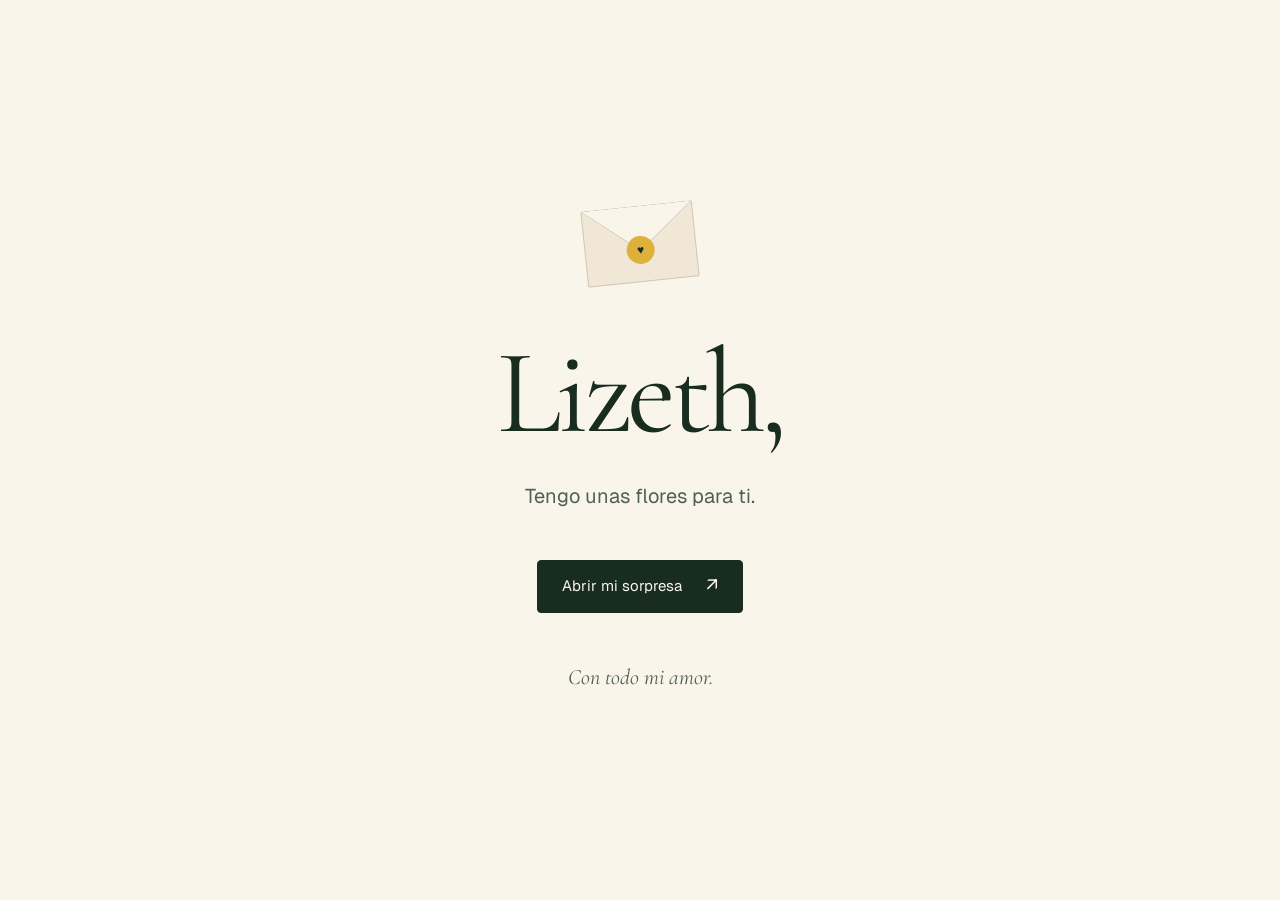
<file: index.html>
<!DOCTYPE html>
<html lang="es">

<head>
    <meta charset="UTF-8">
    <meta http-equiv="X-UA-Compatible" content="IE=edge">
    <meta name="viewport" content="width=device-width, initial-scale=1.0">
    <meta name="description" content="Un pequeño detalle de flores amarillas, con todo mi amor para Lizeth.">
    <link rel="stylesheet" href="css/style.css">
    <link rel="icon" href="img/flowers.png" type="image/x-icon">
    <title>Para ti, Lizeth 💛</title>
</head>

<body>
    <main class="invitation" aria-labelledby="invitation-title">
        <div class="envelope" aria-hidden="true">
            <span class="envelope-flap"></span>
            <span class="envelope-seal">♥</span>
        </div>
        <h1 id="invitation-title">Lizeth,</h1>
        <p class="invitation-message">Tengo unas flores para ti.</p>
        <a class="open-invitation" href="flower.html">
            Abrir mi sorpresa <span aria-hidden="true">↗</span>
        </a>
        <p class="invitation-signature">Con todo mi amor.</p>
    </main>
</body>

</html>
</file>
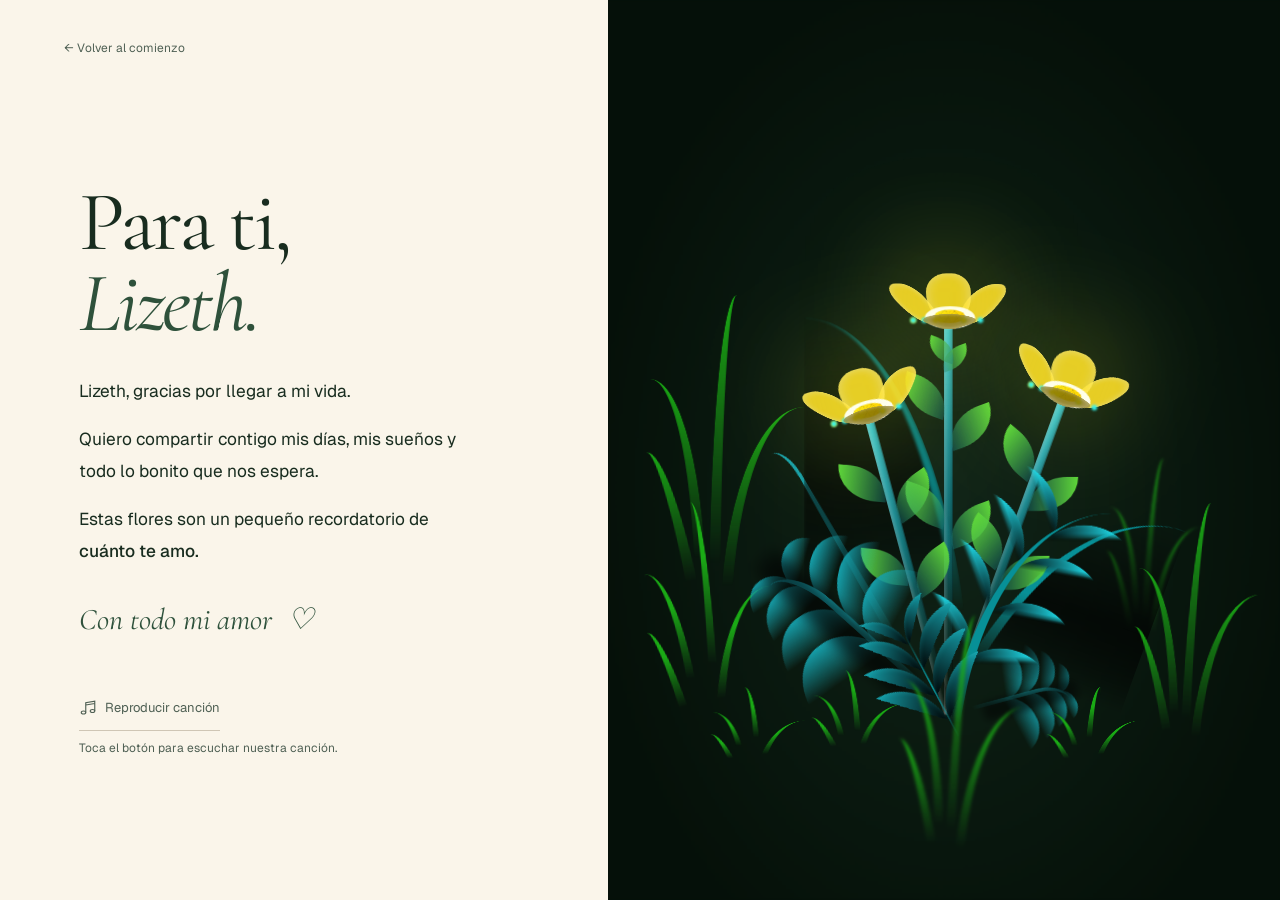
<file: flower.html>
<!DOCTYPE html>
<html lang="es">
  <head>
    <meta charset="UTF-8" />
    <meta http-equiv="X-UA-Compatible" content="IE=edge" />
    <meta name="viewport" content="width=device-width, initial-scale=1.0" />
    <meta name="referrer" content="strict-origin-when-cross-origin" />
    <link rel="stylesheet" href="css/main.css" />
    <link rel="stylesheet" href="css/letter.css" />
    <link rel="icon" href="img/flowers.png" type="image/x-icon" />
    <title>Para ti, Lizeth 💛</title>
  </head>
  <body class="gift-page container">
    <main class="gift-layout">
      <section class="letter" aria-labelledby="dedication-title">
        <a class="back-link" href="index.html">← Volver al comienzo</a>
        <div class="letter-content">
          <h1 id="dedication-title">Para ti,<br><em>Lizeth.</em></h1>
          <div class="dedication">
            <p>Lizeth, gracias por llegar a mi vida.</p>
            <p>Quiero compartir contigo mis días, mis sueños y todo lo bonito que nos espera.</p>
            <p>Estas flores son un pequeño recordatorio de <strong>cuánto te amo.</strong></p>
          </div>
          <p class="letter-signature">Con todo mi amor <span aria-hidden="true">♡</span></p>
          <div class="song-control">
            <audio id="background-music" preload="metadata" loop src="sound/te-regalo.mp3"></audio>
            <button id="music-toggle" class="sound-button" type="button" aria-label="Reproducir nuestra canción" hidden>
              <svg aria-hidden="true" viewBox="0 0 24 24" fill="none" stroke="currentColor" stroke-width="1.5"><path d="M9 18V5l12-2v13M9 8l12-2"/><ellipse cx="6" cy="18" rx="3" ry="2"/><ellipse cx="18" cy="16" rx="3" ry="2"/></svg>
              <span id="music-label">Nuestra canción</span>
            </button>
            <a id="song-link" class="song-link" href="https://www.youtube.com/watch?v=YNqug5jirKc" target="_blank" rel="noopener noreferrer">Nuestra canción <span aria-hidden="true">↗</span></a>
            <p id="music-status" class="music-status" role="status"></p>
          </div>
        </div>
      </section>
      <section class="bouquet-stage" aria-label="Un ramo de flores amarillas que florece para ti">
        <div class="bouquet-art" aria-hidden="true">
    <div class="night"></div>
    <div class="flowers">
      <div class="flower flower--1">
        <div class="flower__leafs flower__leafs--1">
          <div class="flower__leaf flower__leaf--1"></div>
          <div class="flower__leaf flower__leaf--2"></div>
          <div class="flower__leaf flower__leaf--3"></div>
          <div class="flower__leaf flower__leaf--4"></div>
          <div class="flower__white-circle"></div>

          <div class="flower__light flower__light--1"></div>
          <div class="flower__light flower__light--2"></div>
          <div class="flower__light flower__light--3"></div>
          <div class="flower__light flower__light--4"></div>
          <div class="flower__light flower__light--5"></div>
          <div class="flower__light flower__light--6"></div>
          <div class="flower__light flower__light--7"></div>
          <div class="flower__light flower__light--8"></div>
        </div>
        <div class="flower__line">
          <div class="flower__line__leaf flower__line__leaf--1"></div>
          <div class="flower__line__leaf flower__line__leaf--2"></div>
          <div class="flower__line__leaf flower__line__leaf--3"></div>
          <div class="flower__line__leaf flower__line__leaf--4"></div>
          <div class="flower__line__leaf flower__line__leaf--5"></div>
          <div class="flower__line__leaf flower__line__leaf--6"></div>
        </div>
      </div>

      <div class="flower flower--2">
        <div class="flower__leafs flower__leafs--2">
          <div class="flower__leaf flower__leaf--1"></div>
          <div class="flower__leaf flower__leaf--2"></div>
          <div class="flower__leaf flower__leaf--3"></div>
          <div class="flower__leaf flower__leaf--4"></div>
          <div class="flower__white-circle"></div>

          <div class="flower__light flower__light--1"></div>
          <div class="flower__light flower__light--2"></div>
          <div class="flower__light flower__light--3"></div>
          <div class="flower__light flower__light--4"></div>
          <div class="flower__light flower__light--5"></div>
          <div class="flower__light flower__light--6"></div>
          <div class="flower__light flower__light--7"></div>
          <div class="flower__light flower__light--8"></div>
        </div>
        <div class="flower__line">
          <div class="flower__line__leaf flower__line__leaf--1"></div>
          <div class="flower__line__leaf flower__line__leaf--2"></div>
          <div class="flower__line__leaf flower__line__leaf--3"></div>
          <div class="flower__line__leaf flower__line__leaf--4"></div>
        </div>
      </div>

      <div class="flower flower--3">
        <div class="flower__leafs flower__leafs--3">
          <div class="flower__leaf flower__leaf--1"></div>
          <div class="flower__leaf flower__leaf--2"></div>
          <div class="flower__leaf flower__leaf--3"></div>
          <div class="flower__leaf flower__leaf--4"></div>
          <div class="flower__white-circle"></div>

          <div class="flower__light flower__light--1"></div>
          <div class="flower__light flower__light--2"></div>
          <div class="flower__light flower__light--3"></div>
          <div class="flower__light flower__light--4"></div>
          <div class="flower__light flower__light--5"></div>
          <div class="flower__light flower__light--6"></div>
          <div class="flower__light flower__light--7"></div>
          <div class="flower__light flower__light--8"></div>
        </div>
        <div class="flower__line">
          <div class="flower__line__leaf flower__line__leaf--1"></div>
          <div class="flower__line__leaf flower__line__leaf--2"></div>
          <div class="flower__line__leaf flower__line__leaf--3"></div>
          <div class="flower__line__leaf flower__line__leaf--4"></div>
        </div>
      </div>

      <div class="grow-ans" style="--d: 1.2s">
        <div class="flower__g-long">
          <div class="flower__g-long__top"></div>
          <div class="flower__g-long__bottom"></div>
        </div>
      </div>

      <div class="growing-grass">
        <div class="flower__grass flower__grass--1">
          <div class="flower__grass--top"></div>
          <div class="flower__grass--bottom"></div>
          <div class="flower__grass__leaf flower__grass__leaf--1"></div>
          <div class="flower__grass__leaf flower__grass__leaf--2"></div>
          <div class="flower__grass__leaf flower__grass__leaf--3"></div>
          <div class="flower__grass__leaf flower__grass__leaf--4"></div>
          <div class="flower__grass__leaf flower__grass__leaf--5"></div>
          <div class="flower__grass__leaf flower__grass__leaf--6"></div>
          <div class="flower__grass__leaf flower__grass__leaf--7"></div>
          <div class="flower__grass__leaf flower__grass__leaf--8"></div>
          <div class="flower__grass__overlay"></div>
        </div>
      </div>

      <div class="growing-grass">
        <div class="flower__grass flower__grass--2">
          <div class="flower__grass--top"></div>
          <div class="flower__grass--bottom"></div>
          <div class="flower__grass__leaf flower__grass__leaf--1"></div>
          <div class="flower__grass__leaf flower__grass__leaf--2"></div>
          <div class="flower__grass__leaf flower__grass__leaf--3"></div>
          <div class="flower__grass__leaf flower__grass__leaf--4"></div>
          <div class="flower__grass__leaf flower__grass__leaf--5"></div>
          <div class="flower__grass__leaf flower__grass__leaf--6"></div>
          <div class="flower__grass__leaf flower__grass__leaf--7"></div>
          <div class="flower__grass__leaf flower__grass__leaf--8"></div>
          <div class="flower__grass__overlay"></div>
        </div>
      </div>

      <div class="grow-ans" style="--d: 2.4s">
        <div class="flower__g-right flower__g-right--1">
          <div class="leaf"></div>
        </div>
      </div>

      <div class="grow-ans" style="--d: 2.8s">
        <div class="flower__g-right flower__g-right--2">
          <div class="leaf"></div>
        </div>
      </div>

      <div class="grow-ans" style="--d: 2.8s">
        <div class="flower__g-front">
          <div
            class="flower__g-front__leaf-wrapper flower__g-front__leaf-wrapper--1"
          >
            <div class="flower__g-front__leaf"></div>
          </div>
          <div
            class="flower__g-front__leaf-wrapper flower__g-front__leaf-wrapper--2"
          >
            <div class="flower__g-front__leaf"></div>
          </div>
          <div
            class="flower__g-front__leaf-wrapper flower__g-front__leaf-wrapper--3"
          >
            <div class="flower__g-front__leaf"></div>
          </div>
          <div
            class="flower__g-front__leaf-wrapper flower__g-front__leaf-wrapper--4"
          >
            <div class="flower__g-front__leaf"></div>
          </div>
          <div
            class="flower__g-front__leaf-wrapper flower__g-front__leaf-wrapper--5"
          >
            <div class="flower__g-front__leaf"></div>
          </div>
          <div
            class="flower__g-front__leaf-wrapper flower__g-front__leaf-wrapper--6"
          >
            <div class="flower__g-front__leaf"></div>
          </div>
          <div
            class="flower__g-front__leaf-wrapper flower__g-front__leaf-wrapper--7"
          >
            <div class="flower__g-front__leaf"></div>
          </div>
          <div
            class="flower__g-front__leaf-wrapper flower__g-front__leaf-wrapper--8"
          >
            <div class="flower__g-front__leaf"></div>
          </div>
          <div class="flower__g-front__line"></div>
        </div>
      </div>

      <div class="grow-ans" style="--d: 3.2s">
        <div class="flower__g-fr">
          <div class="leaf"></div>
          <div class="flower__g-fr__leaf flower__g-fr__leaf--1"></div>
          <div class="flower__g-fr__leaf flower__g-fr__leaf--2"></div>
          <div class="flower__g-fr__leaf flower__g-fr__leaf--3"></div>
          <div class="flower__g-fr__leaf flower__g-fr__leaf--4"></div>
          <div class="flower__g-fr__leaf flower__g-fr__leaf--5"></div>
          <div class="flower__g-fr__leaf flower__g-fr__leaf--6"></div>
          <div class="flower__g-fr__leaf flower__g-fr__leaf--7"></div>
          <div class="flower__g-fr__leaf flower__g-fr__leaf--8"></div>
        </div>
      </div>

      <div class="long-g long-g--0">
        <div class="grow-ans" style="--d: 3s">
          <div class="leaf leaf--0"></div>
        </div>
        <div class="grow-ans" style="--d: 2.2s">
          <div class="leaf leaf--1"></div>
        </div>
        <div class="grow-ans" style="--d: 3.4s">
          <div class="leaf leaf--2"></div>
        </div>
        <div class="grow-ans" style="--d: 3.6s">
          <div class="leaf leaf--3"></div>
        </div>
      </div>

      <div class="long-g long-g--1">
        <div class="grow-ans" style="--d: 3.6s">
          <div class="leaf leaf--0"></div>
        </div>
        <div class="grow-ans" style="--d: 3.8s">
          <div class="leaf leaf--1"></div>
        </div>
        <div class="grow-ans" style="--d: 4s">
          <div class="leaf leaf--2"></div>
        </div>
        <div class="grow-ans" style="--d: 4.2s">
          <div class="leaf leaf--3"></div>
        </div>
      </div>

      <div class="long-g long-g--2">
        <div class="grow-ans" style="--d: 4s">
          <div class="leaf leaf--0"></div>
        </div>
        <div class="grow-ans" style="--d: 4.2s">
          <div class="leaf leaf--1"></div>
        </div>
        <div class="grow-ans" style="--d: 4.4s">
          <div class="leaf leaf--2"></div>
        </div>
        <div class="grow-ans" style="--d: 4.6s">
          <div class="leaf leaf--3"></div>
        </div>
      </div>

      <div class="long-g long-g--3">
        <div class="grow-ans" style="--d: 4s">
          <div class="leaf leaf--0"></div>
        </div>
        <div class="grow-ans" style="--d: 4.2s">
          <div class="leaf leaf--1"></div>
        </div>
        <div class="grow-ans" style="--d: 3s">
          <div class="leaf leaf--2"></div>
        </div>
        <div class="grow-ans" style="--d: 3.6s">
          <div class="leaf leaf--3"></div>
        </div>
      </div>

      <div class="long-g long-g--4">
        <div class="grow-ans" style="--d: 4s">
          <div class="leaf leaf--0"></div>
        </div>
        <div class="grow-ans" style="--d: 4.2s">
          <div class="leaf leaf--1"></div>
        </div>
        <div class="grow-ans" style="--d: 3s">
          <div class="leaf leaf--2"></div>
        </div>
        <div class="grow-ans" style="--d: 3.6s">
          <div class="leaf leaf--3"></div>
        </div>
      </div>

      <div class="long-g long-g--5">
        <div class="grow-ans" style="--d: 4s">
          <div class="leaf leaf--0"></div>
        </div>
        <div class="grow-ans" style="--d: 4.2s">
          <div class="leaf leaf--1"></div>
        </div>
        <div class="grow-ans" style="--d: 3s">
          <div class="leaf leaf--2"></div>
        </div>
        <div class="grow-ans" style="--d: 3.6s">
          <div class="leaf leaf--3"></div>
        </div>
      </div>

      <div class="long-g long-g--6">
        <div class="grow-ans" style="--d: 4.2s">
          <div class="leaf leaf--0"></div>
        </div>
        <div class="grow-ans" style="--d: 4.4s">
          <div class="leaf leaf--1"></div>
        </div>
        <div class="grow-ans" style="--d: 4.6s">
          <div class="leaf leaf--2"></div>
        </div>
        <div class="grow-ans" style="--d: 4.8s">
          <div class="leaf leaf--3"></div>
        </div>
      </div>

      <div class="long-g long-g--7">
        <div class="grow-ans" style="--d: 3s">
          <div class="leaf leaf--0"></div>
        </div>
        <div class="grow-ans" style="--d: 3.2s">
          <div class="leaf leaf--1"></div>
        </div>
        <div class="grow-ans" style="--d: 3.5s">
          <div class="leaf leaf--2"></div>
        </div>
        <div class="grow-ans" style="--d: 3.6s">
          <div class="leaf leaf--3"></div>
        </div>
      </div>
    </div>
        </div>
      </section>
    </main>
    <script src="main.js"></script>
    <script src="music.js"></script>
  </body>
</html>
</file>
<file: css/style.css>
/* Hallmark · macrostructure: Invitation · tone: intimate · anchor hue: warm gold
 * Pre-emit critique: Philosophy 5 · Hierarchy 5 · Execution 4 · Specificity 5 · Restraint 5 · Variety 4 */
@import url("../tokens.css");

*,
*::before,
*::after {
    box-sizing: border-box;
}

html,
body {
    margin: 0;
    overflow-x: clip;
}

body {
    min-height: 100vh;
    min-height: 100svh;
    display: grid;
    place-items: center;
    padding: var(--space-lg) var(--space-sm);
    background: var(--color-paper);
    color: var(--color-ink);
    font-family: var(--font-body);
    -webkit-font-smoothing: antialiased;
}

.invitation {
    width: min(100%, 42rem);
    min-width: 0;
    padding: clamp(32px, 7vw, 64px) var(--space-sm);
    text-align: center;
}

.envelope {
    position: relative;
    width: 112px;
    height: 76px;
    margin: 0 auto var(--space-xl);
    border: 1px solid var(--color-rule);
    border-radius: 2px;
    background: var(--color-paper-2);
    transform: rotate(-6deg);
}

.envelope-flap {
    position: absolute;
    inset: -1px -1px auto;
    height: 45px;
    background: var(--color-rule);
    clip-path: polygon(0 0, 100% 0, 50% 100%);
}

.envelope-flap::after {
    content: "";
    position: absolute;
    inset: 0 1px 1px;
    background: var(--color-paper);
    clip-path: polygon(0 0, 100% 0, 50% 100%);
}

.envelope-seal {
    position: absolute;
    top: 29px;
    left: calc(50% - 14px);
    width: 28px;
    height: 28px;
    display: grid;
    place-items: center;
    border-radius: 50%;
    background: var(--color-gold);
    color: var(--color-ink);
    font-size: 12px;
    line-height: 1;
}

h1 {
    min-width: 0;
    margin: 0;
    color: var(--color-ink);
    font-family: var(--font-display);
    font-size: clamp(4.5rem, 14vw, 7.5rem);
    font-weight: 400;
    letter-spacing: -0.045em;
    line-height: 1.05;
    overflow-wrap: anywhere;
}

.invitation-message {
    margin: var(--space-md) 0 var(--space-xl);
    color: var(--color-muted);
    font-size: clamp(1rem, 2.8vw, 1.25rem);
    line-height: 1.6;
    text-wrap: balance;
}

.open-invitation {
    display: inline-flex;
    min-height: 52px;
    max-width: 100%;
    align-items: center;
    justify-content: center;
    gap: var(--space-md);
    padding: var(--space-sm) var(--space-md);
    border: 1px solid var(--color-ink);
    border-radius: 4px;
    background: var(--color-ink);
    color: var(--color-paper);
    font-size: 0.9375rem;
    line-height: 1.25;
    text-decoration: none;
    white-space: nowrap;
    transition: transform var(--dur-short) var(--ease-out);
}

.open-invitation:hover {
    background: var(--color-accent);
    color: var(--color-accent-ink);
    border-color: var(--color-accent);
}

.open-invitation:active {
    transform: translateY(1px);
}

.open-invitation:focus-visible {
    outline: 3px solid var(--color-focus);
    outline-offset: 5px;
}

.open-invitation span {
    font-size: 1.2rem;
    line-height: 1;
}

.invitation-signature {
    margin: var(--space-xl) 0 0;
    color: var(--color-muted);
    font-family: var(--font-display);
    font-size: 1.375rem;
    font-style: italic;
    line-height: 1.5;
}

@media (max-width: 374px) {
    .invitation {
        padding-inline: 0;
    }

    .envelope {
        margin-bottom: var(--space-lg);
    }
}

@media (prefers-reduced-motion: reduce) {
    .open-invitation {
        transition: none;
    }

    .open-invitation:hover,
    .open-invitation:active {
        transform: none;
    }
}
</file>
<file: css/main.css>
*,
*::after,
*::before {
  padding: 0;
  margin: 0;
  box-sizing: border-box;
}

:root {
  --dark-color: #000;
}

body {
  display: flex;
  align-items: flex-end;
  justify-content: center;
  min-height: 100vh;
  background-color: var(--dark-color);
  overflow: hidden;
  perspective: 1000px;
}

#lyrics {
  font-size: 28px;
  font-family: "Franklin Gothic Medium", "Arial Narrow", Arial, sans-serif;
  color: white;
  position: absolute;
  margin-bottom: 20%;
  z-index: 1;
  font-weight: bold;
  letter-spacing: 4px;
}
@media only screen and (max-width: 600px) {
  /* Estilos específicos para dispositivos con un ancho máximo de 600px */
  #lyrics {
      font-size: 14px; /* Reduce el tamaño del texto para dispositivos más pequeños */
      margin-bottom: 530px;
      letter-spacing: 3px;
  }

}
.titulo {
  margin-bottom: 180px;
  font-family: "Arial Narrow", Arial, sans-serif;
  color: yellow;
  position: absolute;
  font-weight: bold;
  letter-spacing: 10px;
  opacity: 0;
  animation: fadeIn 3s ease-in-out forwards;
  text-align: center;
}
@keyframes fadeIn {
  from {
    opacity: 0;
  }
  to {
    opacity: 1;
  }
}

.night {
  z-index: -1;
  position: absolute;
  left: 50%;
  top: 0;
  transform: translateX(-50%);
  width: 100%;
  height: 100%;
  filter: blur(0.1vmin);
  background-image: radial-gradient(
      ellipse at top,
      transparent 0%,
      var(--dark-color)
    ),
    radial-gradient(
      ellipse at bottom,
      var(--dark-color),
      rgba(145, 233, 255, 0.2)
    ),
    repeating-linear-gradient(
      220deg,
      rgb(0, 0, 0) 0px,
      rgb(0, 0, 0) 19px,
      transparent 19px,
      transparent 22px
    ),
    repeating-linear-gradient(
      189deg,
      rgb(0, 0, 0) 0px,
      rgb(0, 0, 0) 19px,
      transparent 19px,
      transparent 22px
    ),
    repeating-linear-gradient(
      148deg,
      rgb(0, 0, 0) 0px,
      rgb(0, 0, 0) 19px,
      transparent 19px,
      transparent 22px
    ),
    linear-gradient(90deg, rgb(0, 255, 250), rgb(240, 240, 240));
}

.flowers {
  position: relative;
  transform: scale(0.9);
  /*margin-bottom: 100px;
  */
}

@media only screen and (max-width: 600px) {
  /* Estilos específicos para dispositivos con un ancho máximo de 600px */
.flowers {
      font-size: 14px;
      margin-bottom: 35%;
      letter-spacing: 3px;
      transform: scale(1.0);
}

}

.flower {
  position: absolute;
  bottom: 10vmin;
  transform-origin: bottom center;
  z-index: 10;
  --fl-speed: 0.8s;
}
.flower--1 {
  -webkit-animation: moving-flower-1 4s linear infinite;
  animation: moving-flower-1 4s linear infinite;
}
.flower--1 .flower__line {
  height: 70vmin;
  -webkit-animation-delay: 0.3s;
  animation-delay: 0.3s;
}
.flower--1 .flower__line__leaf--1 {
  -webkit-animation: blooming-leaf-right var(--fl-speed) 1.6s backwards;
  animation: blooming-leaf-right var(--fl-speed) 1.6s backwards;
}
.flower--1 .flower__line__leaf--2 {
  -webkit-animation: blooming-leaf-right var(--fl-speed) 1.4s backwards;
  animation: blooming-leaf-right var(--fl-speed) 1.4s backwards;
}
.flower--1 .flower__line__leaf--3 {
  -webkit-animation: blooming-leaf-left var(--fl-speed) 1.2s backwards;
  animation: blooming-leaf-left var(--fl-speed) 1.2s backwards;
}
.flower--1 .flower__line__leaf--4 {
  -webkit-animation: blooming-leaf-left var(--fl-speed) 1s backwards;
  animation: blooming-leaf-left var(--fl-speed) 1s backwards;
}
.flower--1 .flower__line__leaf--5 {
  -webkit-animation: blooming-leaf-right var(--fl-speed) 1.8s backwards;
  animation: blooming-leaf-right var(--fl-speed) 1.8s backwards;
}
.flower--1 .flower__line__leaf--6 {
  -webkit-animation: blooming-leaf-left var(--fl-speed) 2s backwards;
  animation: blooming-leaf-left var(--fl-speed) 2s backwards;
}
.flower--2 {
  left: 50%;
  transform: rotate(20deg);
  -webkit-animation: moving-flower-2 4s linear infinite;
  animation: moving-flower-2 4s linear infinite;
}
.flower--2 .flower__line {
  height: 60vmin;
  -webkit-animation-delay: 0.6s;
  animation-delay: 0.6s;
}
.flower--2 .flower__line__leaf--1 {
  -webkit-animation: blooming-leaf-right var(--fl-speed) 1.9s backwards;
  animation: blooming-leaf-right var(--fl-speed) 1.9s backwards;
}
.flower--2 .flower__line__leaf--2 {
  -webkit-animation: blooming-leaf-right var(--fl-speed) 1.7s backwards;
  animation: blooming-leaf-right var(--fl-speed) 1.7s backwards;
}
.flower--2 .flower__line__leaf--3 {
  -webkit-animation: blooming-leaf-left var(--fl-speed) 1.5s backwards;
  animation: blooming-leaf-left var(--fl-speed) 1.5s backwards;
}
.flower--2 .flower__line__leaf--4 {
  -webkit-animation: blooming-leaf-left var(--fl-speed) 1.3s backwards;
  animation: blooming-leaf-left var(--fl-speed) 1.3s backwards;
}
.flower--3 {
  left: 50%;
  transform: rotate(-15deg);
  -webkit-animation: moving-flower-3 4s linear infinite;
  animation: moving-flower-3 4s linear infinite;
}
.flower--3 .flower__line {
  -webkit-animation-delay: 0.9s;
  animation-delay: 0.9s;
}
.flower--3 .flower__line__leaf--1 {
  -webkit-animation: blooming-leaf-right var(--fl-speed) 2.5s backwards;
  animation: blooming-leaf-right var(--fl-speed) 2.5s backwards;
}
.flower--3 .flower__line__leaf--2 {
  -webkit-animation: blooming-leaf-right var(--fl-speed) 2.3s backwards;
  animation: blooming-leaf-right var(--fl-speed) 2.3s backwards;
}
.flower--3 .flower__line__leaf--3 {
  -webkit-animation: blooming-leaf-left var(--fl-speed) 2.1s backwards;
  animation: blooming-leaf-left var(--fl-speed) 2.1s backwards;
}
.flower--3 .flower__line__leaf--4 {
  -webkit-animation: blooming-leaf-left var(--fl-speed) 1.9s backwards;
  animation: blooming-leaf-left var(--fl-speed) 1.9s backwards;
}
.flower__leafs {
  position: relative;
  -webkit-animation: blooming-flower 2s backwards;
  animation: blooming-flower 2s backwards;
}
.flower__leafs--1 {
  -webkit-animation-delay: 1.1s;
  animation-delay: 1.1s;
}
.flower__leafs--2 {
  -webkit-animation-delay: 1.4s;
  animation-delay: 1.4s;
}
.flower__leafs--3 {
  -webkit-animation-delay: 1.7s;
  animation-delay: 1.7s;
}
.flower__leafs::after {
  content: "";
  position: absolute;
  left: 0;
  top: 0;
  transform: translate(-50%, -100%);
  width: 8vmin;
  height: 8vmin;
  background-color: #f9fd25;
  /* background-color: #fd2525; */
  filter: blur(10vmin);
}
.flower__leaf {
  position: absolute;
  bottom: 0;
  left: 50%;
  width: 8vmin;
  height: 11vmin;
  border-radius: 51% 49% 47% 53%/44% 45% 55% 69%;
  background-color: #253bfd;
  background-color: #fddd25;
  transform-origin: bottom center;
  opacity: 0.9;
  box-shadow: inset 0 0 2vmin rgba(255, 255, 255, 0.5);
}
.flower__leaf--1 {
  transform: translate(-10%, 1%) rotateY(40deg) rotateX(-50deg);
}
.flower__leaf--2 {
  transform: translate(-50%, -4%) rotateX(40deg);
}
.flower__leaf--3 {
  transform: translate(-90%, 0%) rotateY(45deg) rotateX(50deg);
}
.flower__leaf--4 {
  width: 8vmin;
  height: 8vmin;
  transform-origin: bottom left;
  border-radius: 4vmin 10vmin 4vmin 4vmin;
  transform: translate(0%, 18%) rotateX(70deg) rotate(-43deg);
  background-color: #7c6901;
  z-index: 1;
  opacity: 0.8;
}
.flower__white-circle {
  position: absolute;
  left: -3.5vmin;
  top: -3vmin;
  width: 9vmin;
  height: 4vmin;
  border-radius: 50%;
  background-color: #fff;
}
.flower__white-circle::after {
  content: "";
  position: absolute;
  left: 50%;
  top: 45%;
  transform: translate(-50%, -50%);
  width: 60%;
  height: 60%;
  border-radius: inherit;
  background-image: repeating-linear-gradient(
      135deg,
      rgba(0, 0, 0, 0.03) 0px,
      rgba(0, 0, 0, 0.03) 1px,
      transparent 1px,
      transparent 12px
    ),
    repeating-linear-gradient(
      45deg,
      rgba(0, 0, 0, 0.03) 0px,
      rgba(0, 0, 0, 0.03) 1px,
      transparent 1px,
      transparent 12px
    ),
    repeating-linear-gradient(
      67.5deg,
      rgba(0, 0, 0, 0.03) 0px,
      rgba(0, 0, 0, 0.03) 1px,
      transparent 1px,
      transparent 12px
    ),
    repeating-linear-gradient(
      135deg,
      rgba(0, 0, 0, 0.03) 0px,
      rgba(0, 0, 0, 0.03) 1px,
      transparent 1px,
      transparent 12px
    ),
    repeating-linear-gradient(
      45deg,
      rgba(0, 0, 0, 0.03) 0px,
      rgba(0, 0, 0, 0.03) 1px,
      transparent 1px,
      transparent 12px
    ),
    repeating-linear-gradient(
      112.5deg,
      rgba(0, 0, 0, 0.03) 0px,
      rgba(0, 0, 0, 0.03) 1px,
      transparent 1px,
      transparent 12px
    ),
    repeating-linear-gradient(
      112.5deg,
      rgba(0, 0, 0, 0.03) 0px,
      rgba(0, 0, 0, 0.03) 1px,
      transparent 1px,
      transparent 12px
    ),
    repeating-linear-gradient(
      45deg,
      rgba(0, 0, 0, 0.03) 0px,
      rgba(0, 0, 0, 0.03) 1px,
      transparent 1px,
      transparent 12px
    ),
    repeating-linear-gradient(
      22.5deg,
      rgba(0, 0, 0, 0.03) 0px,
      rgba(0, 0, 0, 0.03) 1px,
      transparent 1px,
      transparent 12px
    ),
    repeating-linear-gradient(
      45deg,
      rgba(0, 0, 0, 0.03) 0px,
      rgba(0, 0, 0, 0.03) 1px,
      transparent 1px,
      transparent 12px
    ),
    repeating-linear-gradient(
      22.5deg,
      rgba(0, 0, 0, 0.03) 0px,
      rgba(0, 0, 0, 0.03) 1px,
      transparent 1px,
      transparent 12px
    ),
    repeating-linear-gradient(
      135deg,
      rgba(0, 0, 0, 0.03) 0px,
      rgba(0, 0, 0, 0.03) 1px,
      transparent 1px,
      transparent 12px
    ),
    repeating-linear-gradient(
      157.5deg,
      rgba(0, 0, 0, 0.03) 0px,
      rgba(0, 0, 0, 0.03) 1px,
      transparent 1px,
      transparent 12px
    ),
    repeating-linear-gradient(
      67.5deg,
      rgba(0, 0, 0, 0.03) 0px,
      rgba(0, 0, 0, 0.03) 1px,
      transparent 1px,
      transparent 12px
    ),
    repeating-linear-gradient(
      67.5deg,
      rgba(0, 0, 0, 0.03) 0px,
      rgba(0, 0, 0, 0.03) 1px,
      transparent 1px,
      transparent 12px
    ),
    linear-gradient(90deg, rgb(255, 235, 18), rgb(255, 206, 0));
}
.flower__line {
  height: 55vmin;
  width: 1.5vmin;
  background-image: linear-gradient(
      to left,
      rgba(0, 0, 0, 0.2),
      transparent,
      rgba(255, 255, 255, 0.2)
    ),
    linear-gradient(to top, transparent 10%, #14757a, #39c6d6);
  box-shadow: inset 0 0 2px rgba(0, 0, 0, 0.5);
  -webkit-animation: grow-flower-tree 4s backwards;
  animation: grow-flower-tree 4s backwards;
}
.flower__line__leaf {
  --w: 7vmin;
  --h: calc(var(--w) + 2vmin);
  position: absolute;
  top: 20%;
  left: 90%;
  width: var(--w);
  height: var(--h);
  border-top-right-radius: var(--h);
  border-bottom-left-radius: var(--h);
  background-image: linear-gradient(to top, rgba(20, 117, 122, 0.4), #5ed639);
}
.flower__line__leaf--1 {
  transform: rotate(70deg) rotateY(30deg);
}
.flower__line__leaf--2 {
  top: 45%;
  transform: rotate(70deg) rotateY(30deg);
}
.flower__line__leaf--3,
.flower__line__leaf--4,
.flower__line__leaf--6 {
  border-top-right-radius: 0;
  border-bottom-left-radius: 0;
  border-top-left-radius: var(--h);
  border-bottom-right-radius: var(--h);
  left: -460%;
  top: 12%;
  transform: rotate(-70deg) rotateY(30deg);
}
.flower__line__leaf--4 {
  top: 40%;
}
.flower__line__leaf--5 {
  top: 0;
  transform-origin: left;
  transform: rotate(70deg) rotateY(30deg) scale(0.6);
}
.flower__line__leaf--6 {
  top: -2%;
  left: -450%;
  transform-origin: right;
  transform: rotate(-70deg) rotateY(30deg) scale(0.6);
}
.flower__light {
  position: absolute;
  bottom: 0vmin;
  width: 1vmin;
  height: 1vmin;
  background-color: rgb(255, 251, 0);
  border-radius: 50%;
  filter: blur(0.2vmin);
  -webkit-animation: light-ans 4s linear infinite backwards;
  animation: light-ans 4s linear infinite backwards;
}
.flower__light:nth-child(odd) {
  background-color: #23f0ff;
}
.flower__light--1 {
  left: -2vmin;
  -webkit-animation-delay: 1s;
  animation-delay: 1s;
}
.flower__light--2 {
  left: 3vmin;
  -webkit-animation-delay: 0.5s;
  animation-delay: 0.5s;
}
.flower__light--3 {
  left: -6vmin;
  -webkit-animation-delay: 0.3s;
  animation-delay: 0.3s;
}
.flower__light--4 {
  left: 6vmin;
  -webkit-animation-delay: 0.9s;
  animation-delay: 0.9s;
}
.flower__light--5 {
  left: -1vmin;
  -webkit-animation-delay: 1.5s;
  animation-delay: 1.5s;
}
.flower__light--6 {
  left: -4vmin;
  -webkit-animation-delay: 3s;
  animation-delay: 3s;
}
.flower__light--7 {
  left: 3vmin;
  -webkit-animation-delay: 2s;
  animation-delay: 2s;
}
.flower__light--8 {
  left: -6vmin;
  -webkit-animation-delay: 3.5s;
  animation-delay: 3.5s;
}
.flower__grass {
  --c: #159faa;
  --line-w: 1.5vmin;
  position: absolute;
  bottom: 12vmin;
  left: -7vmin;
  display: flex;
  flex-direction: column;
  align-items: flex-end;
  z-index: 20;
  transform-origin: bottom center;
  transform: rotate(-48deg) rotateY(40deg);
}
.flower__grass--1 {
  -webkit-animation: moving-grass 2s linear infinite;
  animation: moving-grass 2s linear infinite;
}
.flower__grass--2 {
  left: 2vmin;
  bottom: 10vmin;
  transform: scale(0.5) rotate(75deg) rotateX(10deg) rotateY(-200deg);
  opacity: 0.8;
  z-index: 0;
  -webkit-animation: moving-grass--2 1.5s linear infinite;
  animation: moving-grass--2 1.5s linear infinite;
}
.flower__grass--top {
  width: 7vmin;
  height: 10vmin;
  border-top-right-radius: 100%;
  border-right: var(--line-w) solid var(--c);
  transform-origin: bottom center;
  transform: rotate(-2deg);
}
.flower__grass--bottom {
  margin-top: -2px;
  width: var(--line-w);
  height: 25vmin;
  background-image: linear-gradient(to top, transparent, var(--c));
}
.flower__grass__leaf {
  --size: 10vmin;
  position: absolute;
  width: calc(var(--size) * 2.1);
  height: var(--size);
  border-top-left-radius: var(--size);
  border-top-right-radius: var(--size);
  background-image: linear-gradient(
    to top,
    transparent,
    transparent 30%,
    var(--c)
  );
  z-index: 100;
}
.flower__grass__leaf--1 {
  top: -6%;
  left: 30%;
  --size: 6vmin;
  transform: rotate(-20deg);
  -webkit-animation: growing-grass-ans--1 2s 2.6s backwards;
  animation: growing-grass-ans--1 2s 2.6s backwards;
}
@-webkit-keyframes growing-grass-ans--1 {
  0% {
    transform-origin: bottom left;
    transform: rotate(-20deg) scale(0);
  }
}
@keyframes growing-grass-ans--1 {
  0% {
    transform-origin: bottom left;
    transform: rotate(-20deg) scale(0);
  }
}
.flower__grass__leaf--2 {
  top: -5%;
  left: -110%;
  --size: 6vmin;
  transform: rotate(10deg);
  -webkit-animation: growing-grass-ans--2 2s 2.4s linear backwards;
  animation: growing-grass-ans--2 2s 2.4s linear backwards;
}
@-webkit-keyframes growing-grass-ans--2 {
  0% {
    transform-origin: bottom right;
    transform: rotate(10deg) scale(0);
  }
}
@keyframes growing-grass-ans--2 {
  0% {
    transform-origin: bottom right;
    transform: rotate(10deg) scale(0);
  }
}
.flower__grass__leaf--3 {
  top: 5%;
  left: 60%;
  --size: 8vmin;
  transform: rotate(-18deg) rotateX(-20deg);
  -webkit-animation: growing-grass-ans--3 2s 2.2s linear backwards;
  animation: growing-grass-ans--3 2s 2.2s linear backwards;
}
@-webkit-keyframes growing-grass-ans--3 {
  0% {
    transform-origin: bottom left;
    transform: rotate(-18deg) rotateX(-20deg) scale(0);
  }
}
@keyframes growing-grass-ans--3 {
  0% {
    transform-origin: bottom left;
    transform: rotate(-18deg) rotateX(-20deg) scale(0);
  }
}
.flower__grass__leaf--4 {
  top: 6%;
  left: -135%;
  --size: 8vmin;
  transform: rotate(2deg);
  -webkit-animation: growing-grass-ans--4 2s 2s linear backwards;
  animation: growing-grass-ans--4 2s 2s linear backwards;
}
@-webkit-keyframes growing-grass-ans--4 {
  0% {
    transform-origin: bottom right;
    transform: rotate(2deg) scale(0);
  }
}
@keyframes growing-grass-ans--4 {
  0% {
    transform-origin: bottom right;
    transform: rotate(2deg) scale(0);
  }
}
.flower__grass__leaf--5 {
  top: 20%;
  left: 60%;
  --size: 10vmin;
  transform: rotate(-24deg) rotateX(-20deg);
  -webkit-animation: growing-grass-ans--5 2s 1.8s linear backwards;
  animation: growing-grass-ans--5 2s 1.8s linear backwards;
}
@-webkit-keyframes growing-grass-ans--5 {
  0% {
    transform-origin: bottom left;
    transform: rotate(-24deg) rotateX(-20deg) scale(0);
  }
}
@keyframes growing-grass-ans--5 {
  0% {
    transform-origin: bottom left;
    transform: rotate(-24deg) rotateX(-20deg) scale(0);
  }
}
.flower__grass__leaf--6 {
  top: 22%;
  left: -180%;
  --size: 10vmin;
  transform: rotate(10deg);
  -webkit-animation: growing-grass-ans--6 2s 1.6s linear backwards;
  animation: growing-grass-ans--6 2s 1.6s linear backwards;
}
@-webkit-keyframes growing-grass-ans--6 {
  0% {
    transform-origin: bottom right;
    transform: rotate(10deg) scale(0);
  }
}
@keyframes growing-grass-ans--6 {
  0% {
    transform-origin: bottom right;
    transform: rotate(10deg) scale(0);
  }
}
.flower__grass__leaf--7 {
  top: 39%;
  left: 70%;
  --size: 10vmin;
  transform: rotate(-10deg);
  -webkit-animation: growing-grass-ans--7 2s 1.4s linear backwards;
  animation: growing-grass-ans--7 2s 1.4s linear backwards;
}
@-webkit-keyframes growing-grass-ans--7 {
  0% {
    transform-origin: bottom left;
    transform: rotate(-10deg) scale(0);
  }
}
@keyframes growing-grass-ans--7 {
  0% {
    transform-origin: bottom left;
    transform: rotate(-10deg) scale(0);
  }
}
.flower__grass__leaf--8 {
  top: 40%;
  left: -215%;
  --size: 11vmin;
  transform: rotate(10deg);
  -webkit-animation: growing-grass-ans--8 2s 1.2s linear backwards;
  animation: growing-grass-ans--8 2s 1.2s linear backwards;
}
@-webkit-keyframes growing-grass-ans--8 {
  0% {
    transform-origin: bottom right;
    transform: rotate(10deg) scale(0);
  }
}
@keyframes growing-grass-ans--8 {
  0% {
    transform-origin: bottom right;
    transform: rotate(10deg) scale(0);
  }
}
.flower__grass__overlay {
  position: absolute;
  top: -10%;
  right: 0%;
  width: 100%;
  height: 100%;
  background-color: rgba(0, 0, 0, 0.6);
  filter: blur(1.5vmin);
  z-index: 100;
}
.flower__g-long {
  --w: 2vmin;
  --h: 6vmin;
  --c: #159faa;
  position: absolute;
  bottom: 10vmin;
  left: -3vmin;
  transform-origin: bottom center;
  transform: rotate(-30deg) rotateY(-20deg);
  display: flex;
  flex-direction: column;
  align-items: flex-end;
  -webkit-animation: flower-g-long-ans 3s linear infinite;
  animation: flower-g-long-ans 3s linear infinite;
}
@-webkit-keyframes flower-g-long-ans {
  0%,
  100% {
    transform: rotate(-30deg) rotateY(-20deg);
  }
  50% {
    transform: rotate(-32deg) rotateY(-20deg);
  }
}
@keyframes flower-g-long-ans {
  0%,
  100% {
    transform: rotate(-30deg) rotateY(-20deg);
  }
  50% {
    transform: rotate(-32deg) rotateY(-20deg);
  }
}
.flower__g-long__top {
  top: calc(var(--h) * -1);
  width: calc(var(--w) + 1vmin);
  height: var(--h);
  border-top-right-radius: 100%;
  border-right: 0.7vmin solid var(--c);
  transform: translate(-0.7vmin, 1vmin);
}
.flower__g-long__bottom {
  width: var(--w);
  height: 50vmin;
  transform-origin: bottom center;
  background-image: linear-gradient(to top, transparent 30%, var(--c));
  box-shadow: inset 0 0 2px rgba(0, 0, 0, 0.5);
  -webkit-clip-path: polygon(35% 0, 65% 1%, 100% 100%, 0% 100%);
  clip-path: polygon(35% 0, 65% 1%, 100% 100%, 0% 100%);
}
.flower__g-right {
  position: absolute;
  bottom: 6vmin;
  left: -2vmin;
  transform-origin: bottom left;
  transform: rotate(20deg);
}
.flower__g-right .leaf {
  width: 30vmin;
  height: 50vmin;
  border-top-left-radius: 100%;
  border-left: 2vmin solid #079097;
  background-image: linear-gradient(
    to bottom,
    transparent,
    var(--dark-color) 60%
  );
  -webkit-mask-image: linear-gradient(to top, transparent 30%, #079097 60%);
}
.flower__g-right--1 {
  -webkit-animation: flower-g-right-ans 2.5s linear infinite;
  animation: flower-g-right-ans 2.5s linear infinite;
}
.flower__g-right--2 {
  left: 5vmin;
  transform: rotateY(-180deg);
  -webkit-animation: flower-g-right-ans--2 3s linear infinite;
  animation: flower-g-right-ans--2 3s linear infinite;
}
.flower__g-right--2 .leaf {
  height: 75vmin;
  filter: blur(0.3vmin);
  opacity: 0.8;
}
@-webkit-keyframes flower-g-right-ans {
  0%,
  100% {
    transform: rotate(20deg);
  }
  50% {
    transform: rotate(24deg) rotateX(-20deg);
  }
}
@keyframes flower-g-right-ans {
  0%,
  100% {
    transform: rotate(20deg);
  }
  50% {
    transform: rotate(24deg) rotateX(-20deg);
  }
}
@-webkit-keyframes flower-g-right-ans--2 {
  0%,
  100% {
    transform: rotateY(-180deg) rotate(0deg) rotateX(-20deg);
  }
  50% {
    transform: rotateY(-180deg) rotate(6deg) rotateX(-20deg);
  }
}
@keyframes flower-g-right-ans--2 {
  0%,
  100% {
    transform: rotateY(-180deg) rotate(0deg) rotateX(-20deg);
  }
  50% {
    transform: rotateY(-180deg) rotate(6deg) rotateX(-20deg);
  }
}
.flower__g-front {
  position: absolute;
  bottom: 6vmin;
  left: 2.5vmin;
  z-index: 100;
  transform-origin: bottom center;
  transform: rotate(-28deg) rotateY(30deg) scale(1.04);
  -webkit-animation: flower__g-front-ans 2s linear infinite;
  animation: flower__g-front-ans 2s linear infinite;
}
@-webkit-keyframes flower__g-front-ans {
  0%,
  100% {
    transform: rotate(-28deg) rotateY(30deg) scale(1.04);
  }
  50% {
    transform: rotate(-35deg) rotateY(40deg) scale(1.04);
  }
}
@keyframes flower__g-front-ans {
  0%,
  100% {
    transform: rotate(-28deg) rotateY(30deg) scale(1.04);
  }
  50% {
    transform: rotate(-35deg) rotateY(40deg) scale(1.04);
  }
}
.flower__g-front__line {
  width: 0.3vmin;
  height: 20vmin;
  background-image: linear-gradient(
    to top,
    transparent,
    #079097,
    transparent 100%
  );
  position: relative;
}
.flower__g-front__leaf-wrapper {
  position: absolute;
  top: 0;
  left: 0;
  transform-origin: bottom left;
  transform: rotate(10deg);
}
.flower__g-front__leaf-wrapper:nth-child(even) {
  left: 0vmin;
  transform: rotateY(-180deg) rotate(5deg);
  -webkit-animation: flower__g-front__leaf-left-ans 1s ease-in backwards;
  animation: flower__g-front__leaf-left-ans 1s ease-in backwards;
}
.flower__g-front__leaf-wrapper:nth-child(odd) {
  -webkit-animation: flower__g-front__leaf-ans 1s ease-in backwards;
  animation: flower__g-front__leaf-ans 1s ease-in backwards;
}
.flower__g-front__leaf-wrapper--1 {
  top: -8vmin;
  transform: scale(0.7);
  -webkit-animation: flower__g-front__leaf-ans 1s 5.5s ease-in backwards !important;
  animation: flower__g-front__leaf-ans 1s 5.5s ease-in backwards !important;
}
.flower__g-front__leaf-wrapper--2 {
  top: -8vmin;
  transform: rotateY(-180deg) scale(0.7) !important;
  -webkit-animation: flower__g-front__leaf-left-ans-2 1s 4.6s ease-in backwards !important;
  animation: flower__g-front__leaf-left-ans-2 1s 4.6s ease-in backwards !important;
}
.flower__g-front__leaf-wrapper--3 {
  top: -3vmin;
  -webkit-animation: flower__g-front__leaf-ans 1s 4.6s ease-in backwards;
  animation: flower__g-front__leaf-ans 1s 4.6s ease-in backwards;
}
.flower__g-front__leaf-wrapper--4 {
  top: -3vmin;
  transform: rotateY(-180deg) scale(0.9) !important;
  -webkit-animation: flower__g-front__leaf-left-ans-2 1s 4.6s ease-in backwards !important;
  animation: flower__g-front__leaf-left-ans-2 1s 4.6s ease-in backwards !important;
}
@-webkit-keyframes flower__g-front__leaf-left-ans-2 {
  0% {
    transform: rotateY(-180deg) scale(0);
  }
}
@keyframes flower__g-front__leaf-left-ans-2 {
  0% {
    transform: rotateY(-180deg) scale(0);
  }
}
.flower__g-front__leaf-wrapper--5,
.flower__g-front__leaf-wrapper--6 {
  top: 2vmin;
}
.flower__g-front__leaf-wrapper--7,
.flower__g-front__leaf-wrapper--8 {
  top: 6.5vmin;
}
.flower__g-front__leaf-wrapper--2 {
  -webkit-animation-delay: 5.2s !important;
  animation-delay: 5.2s !important;
}
.flower__g-front__leaf-wrapper--3 {
  -webkit-animation-delay: 4.9s !important;
  animation-delay: 4.9s !important;
}
.flower__g-front__leaf-wrapper--5 {
  -webkit-animation-delay: 4.3s !important;
  animation-delay: 4.3s !important;
}
.flower__g-front__leaf-wrapper--6 {
  -webkit-animation-delay: 4.1s !important;
  animation-delay: 4.1s !important;
}
.flower__g-front__leaf-wrapper--7 {
  -webkit-animation-delay: 3.8s !important;
  animation-delay: 3.8s !important;
}
.flower__g-front__leaf-wrapper--8 {
  -webkit-animation-delay: 3.5s !important;
  animation-delay: 3.5s !important;
}
@-webkit-keyframes flower__g-front__leaf-ans {
  0% {
    transform: rotate(10deg) scale(0);
  }
}
@keyframes flower__g-front__leaf-ans {
  0% {
    transform: rotate(10deg) scale(0);
  }
}
@-webkit-keyframes flower__g-front__leaf-left-ans {
  0% {
    transform: rotateY(-180deg) rotate(5deg) scale(0);
  }
}
@keyframes flower__g-front__leaf-left-ans {
  0% {
    transform: rotateY(-180deg) rotate(5deg) scale(0);
  }
}
.flower__g-front__leaf {
  width: 10vmin;
  height: 10vmin;
  border-radius: 100% 0% 0% 100%/100% 100% 0% 0%;
  box-shadow: inset 0 2px 1vmin hsla(184deg, 97%, 58%, 0.2);
  background-image: linear-gradient(
      to bottom left,
      transparent,
      var(--dark-color)
    ),
    linear-gradient(to bottom right, #159faa 50%, transparent 50%, transparent);
  -webkit-mask-image: linear-gradient(
    to bottom right,
    #159faa 50%,
    transparent 50%,
    transparent
  );
  mask-image: linear-gradient(
    to bottom right,
    #159faa 50%,
    transparent 50%,
    transparent
  );
}
.flower__g-fr {
  position: absolute;
  bottom: -4vmin;
  left: vmin;
  transform-origin: bottom left;
  z-index: 10;
  -webkit-animation: flower__g-fr-ans 2s linear infinite;
  animation: flower__g-fr-ans 2s linear infinite;
}
@-webkit-keyframes flower__g-fr-ans {
  0%,
  100% {
    transform: rotate(2deg);
  }
  50% {
    transform: rotate(4deg);
  }
}
@keyframes flower__g-fr-ans {
  0%,
  100% {
    transform: rotate(2deg);
  }
  50% {
    transform: rotate(4deg);
  }
}
.flower__g-fr .leaf {
  width: 30vmin;
  height: 50vmin;
  border-top-left-radius: 100%;
  border-left: 2vmin solid #079097;
  -webkit-mask-image: linear-gradient(to top, transparent 25%, #079097 50%);
  position: relative;
  z-index: 1;
}
.flower__g-fr__leaf {
  position: absolute;
  top: 0;
  left: 0;
  width: 10vmin;
  height: 10vmin;
  border-radius: 100% 0% 0% 100%/100% 100% 0% 0%;
  box-shadow: inset 0 2px 1vmin hsla(184deg, 97%, 58%, 0.2);
  background-image: linear-gradient(
      to bottom left,
      transparent,
      var(--dark-color) 98%
    ),
    linear-gradient(to bottom right, #23f0ff 45%, transparent 50%, transparent);
  -webkit-mask-image: linear-gradient(
    135deg,
    #159faa 40%,
    transparent 50%,
    transparent
  );
}
.flower__g-fr__leaf--1 {
  left: 20vmin;
  transform: rotate(45deg);
  -webkit-animation: flower__g-fr-leaft-ans-1 0.5s 5.2s linear backwards;
  animation: flower__g-fr-leaft-ans-1 0.5s 5.2s linear backwards;
}
@-webkit-keyframes flower__g-fr-leaft-ans-1 {
  0% {
    transform-origin: left;
    transform: rotate(45deg) scale(0);
  }
}
@keyframes flower__g-fr-leaft-ans-1 {
  0% {
    transform-origin: left;
    transform: rotate(45deg) scale(0);
  }
}
.flower__g-fr__leaf--2 {
  left: 12vmin;
  top: -7vmin;
  transform: rotate(25deg) rotateY(-180deg);
  -webkit-animation: flower__g-fr-leaft-ans-6 0.5s 5s linear backwards;
  animation: flower__g-fr-leaft-ans-6 0.5s 5s linear backwards;
}
.flower__g-fr__leaf--3 {
  left: 15vmin;
  top: 6vmin;
  transform: rotate(55deg);
  -webkit-animation: flower__g-fr-leaft-ans-5 0.5s 4.8s linear backwards;
  animation: flower__g-fr-leaft-ans-5 0.5s 4.8s linear backwards;
}
.flower__g-fr__leaf--4 {
  left: 6vmin;
  top: -2vmin;
  transform: rotate(25deg) rotateY(-180deg);
  -webkit-animation: flower__g-fr-leaft-ans-6 0.5s 4.6s linear backwards;
  animation: flower__g-fr-leaft-ans-6 0.5s 4.6s linear backwards;
}
.flower__g-fr__leaf--5 {
  left: 10vmin;
  top: 14vmin;
  transform: rotate(55deg);
  -webkit-animation: flower__g-fr-leaft-ans-5 0.5s 4.4s linear backwards;
  animation: flower__g-fr-leaft-ans-5 0.5s 4.4s linear backwards;
}
@-webkit-keyframes flower__g-fr-leaft-ans-5 {
  0% {
    transform-origin: left;
    transform: rotate(55deg) scale(0);
  }
}
@keyframes flower__g-fr-leaft-ans-5 {
  0% {
    transform-origin: left;
    transform: rotate(55deg) scale(0);
  }
}
.flower__g-fr__leaf--6 {
  left: 0vmin;
  top: 6vmin;
  transform: rotate(25deg) rotateY(-180deg);
  -webkit-animation: flower__g-fr-leaft-ans-6 0.5s 4.2s linear backwards;
  animation: flower__g-fr-leaft-ans-6 0.5s 4.2s linear backwards;
}
@-webkit-keyframes flower__g-fr-leaft-ans-6 {
  0% {
    transform-origin: right;
    transform: rotate(25deg) rotateY(-180deg) scale(0);
  }
}
@keyframes flower__g-fr-leaft-ans-6 {
  0% {
    transform-origin: right;
    transform: rotate(25deg) rotateY(-180deg) scale(0);
  }
}
.flower__g-fr__leaf--7 {
  left: 5vmin;
  top: 22vmin;
  transform: rotate(45deg);
  -webkit-animation: flower__g-fr-leaft-ans-7 0.5s 4s linear backwards;
  animation: flower__g-fr-leaft-ans-7 0.5s 4s linear backwards;
}
@-webkit-keyframes flower__g-fr-leaft-ans-7 {
  0% {
    transform-origin: left;
    transform: rotate(45deg) scale(0);
  }
}
@keyframes flower__g-fr-leaft-ans-7 {
  0% {
    transform-origin: left;
    transform: rotate(45deg) scale(0);
  }
}
.flower__g-fr__leaf--8 {
  left: -4vmin;
  top: 15vmin;
  transform: rotate(15deg) rotateY(-180deg);
  -webkit-animation: flower__g-fr-leaft-ans-8 0.5s 3.8s linear backwards;
  animation: flower__g-fr-leaft-ans-8 0.5s 3.8s linear backwards;
}
@-webkit-keyframes flower__g-fr-leaft-ans-8 {
  0% {
    transform-origin: right;
    transform: rotate(15deg) rotateY(-180deg) scale(0);
  }
}
@keyframes flower__g-fr-leaft-ans-8 {
  0% {
    transform-origin: right;
    transform: rotate(15deg) rotateY(-180deg) scale(0);
  }
}

.long-g {
  position: absolute;
  bottom: 25vmin;
  left: -42vmin;
  transform-origin: bottom left;
}
.long-g--1 {
  bottom: 0vmin;
  transform: scale(0.8) rotate(-5deg);
}
.long-g--1 .leaf {
  -webkit-mask-image: linear-gradient(
    to top,
    transparent 40%,
    #079097 80%
  ) !important;
}
.long-g--1 .leaf--1 {
  --w: 5vmin;
  --h: 60vmin;
  left: -2vmin;
  transform: rotate(3deg) rotateY(-180deg);
}
.long-g--2,
.long-g--3 {
  bottom: -3vmin;
  left: -35vmin;
  transform-origin: center;
  transform: scale(0.6) rotateX(60deg);
}
.long-g--2 .leaf,
.long-g--3 .leaf {
  -webkit-mask-image: linear-gradient(
    to top,
    transparent 50%,
    #079097 80%
  ) !important;
}
.long-g--2 .leaf--1,
.long-g--3 .leaf--1 {
  left: -1vmin;
  transform: rotateY(-180deg);
}
.long-g--3 {
  left: -17vmin;
  bottom: 0vmin;
}
.long-g--3 .leaf {
  -webkit-mask-image: linear-gradient(
    to top,
    transparent 40%,
    #079097 80%
  ) !important;
}
.long-g--4 {
  left: 25vmin;
  bottom: -3vmin;
  transform-origin: center;
  transform: scale(0.6) rotateX(60deg);
}
.long-g--4 .leaf {
  -webkit-mask-image: linear-gradient(
    to top,
    transparent 50%,
    #079097 80%
  ) !important;
}
.long-g--5 {
  left: 42vmin;
  bottom: 0vmin;
  transform: scale(0.8) rotate(2deg);
}
.long-g--6 {
  left: 0vmin;
  bottom: -20vmin;
  z-index: 100;
  filter: blur(0.3vmin);
  transform: scale(0.8) rotate(2deg);
}
.long-g--7 {
  left: 35vmin;
  bottom: 20vmin;
  z-index: -1;
  filter: blur(0.3vmin);
  transform: scale(0.6) rotate(2deg);
  opacity: 0.7;
}
.long-g .leaf {
  --w: 15vmin;
  --h: 40vmin;
  --c: #1aaa15;
  position: absolute;
  bottom: 0;
  width: var(--w);
  height: var(--h);
  border-top-left-radius: 100%;
  border-left: 2vmin solid var(--c);
  -webkit-mask-image: linear-gradient(
    to top,
    transparent 20%,
    var(--dark-color)
  );
  transform-origin: bottom center;
}
.long-g .leaf--0 {
  left: 2vmin;
  -webkit-animation: leaf-ans-1 4s linear infinite;
  animation: leaf-ans-1 4s linear infinite;
}
.long-g .leaf--1 {
  --w: 5vmin;
  --h: 60vmin;
  -webkit-animation: leaf-ans-1 4s linear infinite;
  animation: leaf-ans-1 4s linear infinite;
}
.long-g .leaf--2 {
  --w: 10vmin;
  --h: 40vmin;
  left: -0.5vmin;
  bottom: 5vmin;
  transform-origin: bottom left;
  transform: rotateY(-180deg);
  -webkit-animation: leaf-ans-2 3s linear infinite;
  animation: leaf-ans-2 3s linear infinite;
}
.long-g .leaf--3 {
  --w: 5vmin;
  --h: 30vmin;
  left: -1vmin;
  bottom: 3.2vmin;
  transform-origin: bottom left;
  transform: rotate(-10deg) rotateY(-180deg);
  -webkit-animation: leaf-ans-3 3s linear infinite;
  animation: leaf-ans-3 3s linear infinite;
}

@-webkit-keyframes leaf-ans-1 {
  0%,
  100% {
    transform: rotate(-5deg) scale(1);
  }
  50% {
    transform: rotate(5deg) scale(1.1);
  }
}

@keyframes leaf-ans-1 {
  0%,
  100% {
    transform: rotate(-5deg) scale(1);
  }
  50% {
    transform: rotate(5deg) scale(1.1);
  }
}
@-webkit-keyframes leaf-ans-2 {
  0%,
  100% {
    transform: rotateY(-180deg) rotate(5deg);
  }
  50% {
    transform: rotateY(-180deg) rotate(0deg) scale(1.1);
  }
}
@keyframes leaf-ans-2 {
  0%,
  100% {
    transform: rotateY(-180deg) rotate(5deg);
  }
  50% {
    transform: rotateY(-180deg) rotate(0deg) scale(1.1);
  }
}
@-webkit-keyframes leaf-ans-3 {
  0%,
  100% {
    transform: rotate(-10deg) rotateY(-180deg);
  }
  50% {
    transform: rotate(-20deg) rotateY(-180deg);
  }
}
@keyframes leaf-ans-3 {
  0%,
  100% {
    transform: rotate(-10deg) rotateY(-180deg);
  }
  50% {
    transform: rotate(-20deg) rotateY(-180deg);
  }
}
.grow-ans {
  -webkit-animation: grow-ans 2s var(--d) backwards;
  animation: grow-ans 2s var(--d) backwards;
}

@-webkit-keyframes grow-ans {
  0% {
    transform: scale(0);
    opacity: 0;
  }
}

@keyframes grow-ans {
  0% {
    transform: scale(0);
    opacity: 0;
  }
}
@-webkit-keyframes light-ans {
  0% {
    opacity: 0;
    transform: translateY(0vmin);
  }
  25% {
    opacity: 1;
    transform: translateY(-5vmin) translateX(-2vmin);
  }
  50% {
    opacity: 1;
    transform: translateY(-15vmin) translateX(2vmin);
    filter: blur(0.2vmin);
  }
  75% {
    transform: translateY(-20vmin) translateX(-2vmin);
    filter: blur(0.2vmin);
  }
  100% {
    transform: translateY(-30vmin);
    opacity: 0;
    filter: blur(1vmin);
  }
}
@keyframes light-ans {
  0% {
    opacity: 0;
    transform: translateY(0vmin);
  }
  25% {
    opacity: 1;
    transform: translateY(-5vmin) translateX(-2vmin);
  }
  50% {
    opacity: 1;
    transform: translateY(-15vmin) translateX(2vmin);
    filter: blur(0.2vmin);
  }
  75% {
    transform: translateY(-20vmin) translateX(-2vmin);
    filter: blur(0.2vmin);
  }
  100% {
    transform: translateY(-30vmin);
    opacity: 0;
    filter: blur(1vmin);
  }
}
@-webkit-keyframes moving-flower-1 {
  0%,
  100% {
    transform: rotate(2deg);
  }
  50% {
    transform: rotate(-2deg);
  }
}
@keyframes moving-flower-1 {
  0%,
  100% {
    transform: rotate(2deg);
  }
  50% {
    transform: rotate(-2deg);
  }
}
@-webkit-keyframes moving-flower-2 {
  0%,
  100% {
    transform: rotate(18deg);
  }
  50% {
    transform: rotate(14deg);
  }
}
@keyframes moving-flower-2 {
  0%,
  100% {
    transform: rotate(18deg);
  }
  50% {
    transform: rotate(14deg);
  }
}
@-webkit-keyframes moving-flower-3 {
  0%,
  100% {
    transform: rotate(-18deg);
  }
  50% {
    transform: rotate(-20deg) rotateY(-10deg);
  }
}
@keyframes moving-flower-3 {
  0%,
  100% {
    transform: rotate(-18deg);
  }
  50% {
    transform: rotate(-20deg) rotateY(-10deg);
  }
}
@-webkit-keyframes blooming-leaf-right {
  0% {
    transform-origin: left;
    transform: rotate(70deg) rotateY(30deg) scale(0);
  }
}
@keyframes blooming-leaf-right {
  0% {
    transform-origin: left;
    transform: rotate(70deg) rotateY(30deg) scale(0);
  }
}
@-webkit-keyframes blooming-leaf-left {
  0% {
    transform-origin: right;
    transform: rotate(-70deg) rotateY(30deg) scale(0);
  }
}
@keyframes blooming-leaf-left {
  0% {
    transform-origin: right;
    transform: rotate(-70deg) rotateY(30deg) scale(0);
  }
}
@-webkit-keyframes grow-flower-tree {
  0% {
    height: 0;
    border-radius: 1vmin;
  }
}
@keyframes grow-flower-tree {
  0% {
    height: 0;
    border-radius: 1vmin;
  }
}
@-webkit-keyframes blooming-flower {
  0% {
    transform: scale(0);
  }
}
@keyframes blooming-flower {
  0% {
    transform: scale(0);
  }
}
@-webkit-keyframes moving-grass {
  0%,
  100% {
    transform: rotate(-48deg) rotateY(40deg);
  }
  50% {
    transform: rotate(-50deg) rotateY(40deg);
  }
}
@keyframes moving-grass {
  0%,
  100% {
    transform: rotate(-48deg) rotateY(40deg);
  }
  50% {
    transform: rotate(-50deg) rotateY(40deg);
  }
}
@-webkit-keyframes moving-grass--2 {
  0%,
  100% {
    transform: scale(0.5) rotate(75deg) rotateX(10deg) rotateY(-200deg);
  }
  50% {
    transform: scale(0.5) rotate(79deg) rotateX(10deg) rotateY(-200deg);
  }
}
@keyframes moving-grass--2 {
  0%,
  100% {
    transform: scale(0.5) rotate(75deg) rotateX(10deg) rotateY(-200deg);
  }
  50% {
    transform: scale(0.5) rotate(79deg) rotateX(10deg) rotateY(-200deg);
  }
}
.growing-grass {
  -webkit-animation: growing-grass-ans 1s 2s backwards;
  animation: growing-grass-ans 1s 2s backwards;
}

@-webkit-keyframes growing-grass-ans {
  0% {
    transform: scale(0);
  }
}

@keyframes growing-grass-ans {
  0% {
    transform: scale(0);
  }
}
.container * {
  -webkit-animation-play-state: paused !important;
  animation-play-state: paused !important;
} /*# sourceMappingURL=main.css.map */


/* Reset de estilos básicos */
body, h1, p {
  margin: 0;
  padding: 0;
}

/* Estilos generales */
body {
  font-family: 'Arial', sans-serif;
  background-color: #f7f7f7;
  color: #333;
}

.container {
  max-width: 1200px;
  margin: 0 auto;
  padding: 20px;
}

h1 {
  font-size: 2em;
  line-height: 1.5;
  margin-bottom: 20px;
}

/* Media Queries para tamaños de pantalla diferentes */
@media screen and (max-width: 600px) {
  /* Estilos para pantallas pequeñas */
  h1 {
      font-size: 1.5em;
  }
}

@media screen and (min-width: 601px) and (max-width: 1024px) {
  /* Estilos para pantallas medianas */
  h1 {
      font-size: 1.8em;
  }
}

@media screen and (min-width: 1025px) {
  /* Estilos para pantallas grandes */
  h1 {
      font-size: 2em;
  }
}

/* Agregar más estilos según sea necesario */

/* Dedicatoria y canción personalizadas para Lizeth. */
.titulo {
  top: 32px;
  left: 24px;
  right: 24px;
  max-width: 760px;
  margin: 0 auto;
  z-index: 2;
  font-size: clamp(18px, 2.4vw, 28px);
  letter-spacing: 1px;
  text-shadow: 0 2px 12px #000;
}

.dedication-name {
  display: block;
  margin-bottom: 12px;
}

.music {
  position: absolute;
  bottom: 16px;
  right: 16px;
  z-index: 3;
  width: 320px;
  max-width: calc(100% - 32px);
  color: #fff8c9;
  background: #101712;
  padding: 8px;
  border-radius: 12px;
  text-align: center;
}

.music iframe {
  display: block;
  width: 100%;
  height: 200px;
  border: 0;
  margin: 8px 0;
}

.music [hidden] {
  display: none;
}

.music button {
  margin: 8px 0;
  padding: 10px 16px;
  border: 0;
  border-radius: 8px;
  background: #ffe66d;
  color: #101712;
  font: inherit;
  cursor: pointer;
}

.music p {
  font-size: 12px;
  line-height: 1.5;
}

.music a {
  color: #ffe66d;
  display: inline-block;
}

@media (max-width: 600px) {
  body {
    min-height: max(900px, 100svh);
    overflow-x: hidden;
    overflow-y: auto;
  }

  .titulo {
    top: 24px;
  }

  .flowers {
    margin-bottom: 310px;
  }

  .music {
    right: 50%;
    transform: translateX(50%);
  }
}
</file>
<file: css/letter.css>
/* Hallmark · macrostructure: Letter · theme: Garden · tone: intimate
 * Nav: edge-aligned minimal · Footer: letter close · Existing CSS bouquet preserved.
 * Pre-emit critique: P5 H5 E4 S5 R5 V4. */
@import url('../tokens.css');

html,
body.gift-page {
  overflow-x: clip;
}

body.gift-page {
  display: block;
  min-height: 100svh;
  max-width: none;
  margin: 0;
  padding: 0;
  overflow-y: auto;
  perspective: none;
  background: var(--color-paper);
  color: var(--color-ink);
  font-family: var(--font-body);
}

.gift-layout {
  display: grid;
  grid-template-columns: minmax(0, 0.95fr) minmax(0, 1.05fr);
  min-height: 100svh;
}

.letter {
  display: flex;
  flex-direction: column;
  padding: var(--space-lg) clamp(32px, 5vw, 88px) var(--space-xl);
}

.back-link {
  align-self: flex-start;
  font-size: 12px;
  color: var(--color-muted);
  text-decoration: none;
  white-space: nowrap;
  padding: var(--space-xs) 0;
}

.letter-content {
  width: 100%;
  max-width: 450px;
  margin: auto;
  padding: var(--space-xl) 0 var(--space-md);
}

.letter h1 {
  margin: 0 0 var(--space-lg);
  font: 400 clamp(64px, 6.6vw, 100px)/0.96 var(--font-display);
  letter-spacing: -0.035em;
  overflow-wrap: anywhere;
}

.letter h1 em {
  color: var(--color-accent);
  font-weight: 400;
}

.dedication {
  font-size: clamp(16px, 1.35vw, 18px);
  line-height: 1.85;
  max-width: 36ch;
}

.dedication p + p {
  margin-top: var(--space-sm);
}

.dedication strong {
  font-weight: 500;
}

.letter-signature {
  margin-top: var(--space-lg);
  font: italic 400 30px/1.3 var(--font-display);
  color: var(--color-accent);
}

.letter-signature span {
  display: inline-block;
  margin-left: var(--space-xs);
}

.song-control {
  margin-top: var(--space-xl);
}

.song-link,
.sound-button {
  display: inline-flex;
  align-items: center;
  gap: var(--space-xs);
  min-height: 44px;
  padding: var(--space-xs) 0;
  border: 0;
  border-bottom: 1px solid var(--color-rule);
  background: transparent;
  color: var(--color-muted);
  font: 400 13px/1.4 var(--font-body);
  text-decoration: none;
  white-space: nowrap;
  cursor: pointer;
  transition: color var(--dur-short) var(--ease-out);
}

.sound-button svg {
  width: 18px;
  height: 18px;
}

.gift-page [hidden] {
  display: none;
}

.song-link:hover,
.sound-button:hover,
.back-link:hover {
  color: var(--color-ink);
}

.sound-button:disabled {
  opacity: 0.6;
  cursor: wait;
}

.sound-button:active {
  transform: translateY(1px);
}

.gift-page a:focus-visible,
.sound-button:focus-visible {
  outline: 2px solid var(--color-focus);
  outline-offset: 5px;
}

.music-status {
  max-width: 36ch;
  margin-top: var(--space-xs);
  color: var(--color-muted);
  font-size: 12px;
  line-height: 1.6;
}

.music-status:empty {
  display: none;
}

.bouquet-stage {
  position: relative;
  min-width: 0;
  height: max(720px, 100svh);
  align-self: center;
  overflow: hidden;
  isolation: isolate;
  background: var(--color-night);
}

.bouquet-art {
  position: absolute;
  inset: 0;
  pointer-events: none;
}

.bouquet-stage .night {
  z-index: 0;
  inset: 0;
  width: 100%;
  height: 100%;
  transform: none;
  background: radial-gradient(ellipse at 50% 55%, var(--color-night-glow), var(--color-night) 75%);
}

.bouquet-stage .flowers {
  position: absolute;
  left: 50%;
  bottom: 14.3%;
  width: 0;
  height: 0;
  margin: 0;
  transform: scale(var(--bouquet-scale, 0.65));
  transform-origin: 0 0;
}

@media (max-width: 800px) {
  .gift-layout {
    grid-template-columns: minmax(0, 1fr);
  }

  .bouquet-stage {
    grid-row: 1;
    height: clamp(400px, 58svh, 560px);
  }

  .letter {
    padding: var(--space-md) clamp(24px, 8vw, 64px) var(--space-xl);
  }

  .letter-content {
    max-width: 500px;
    padding: var(--space-md) 0;
  }

  .letter h1 {
    font-size: clamp(60px, 12vw, 80px);
    margin-bottom: var(--space-md);
  }

  .dedication {
    max-width: 42ch;
    font-size: 16px;
    line-height: 1.8;
  }

  .letter-signature {
    font-size: 28px;
  }

  .song-control {
    margin-top: var(--space-md);
  }
}

@media (prefers-reduced-motion: reduce) {
  .bouquet-stage *,
  .bouquet-stage *::before,
  .bouquet-stage *::after {
    animation: none !important;
    transition: none !important;
  }
}
</file>
